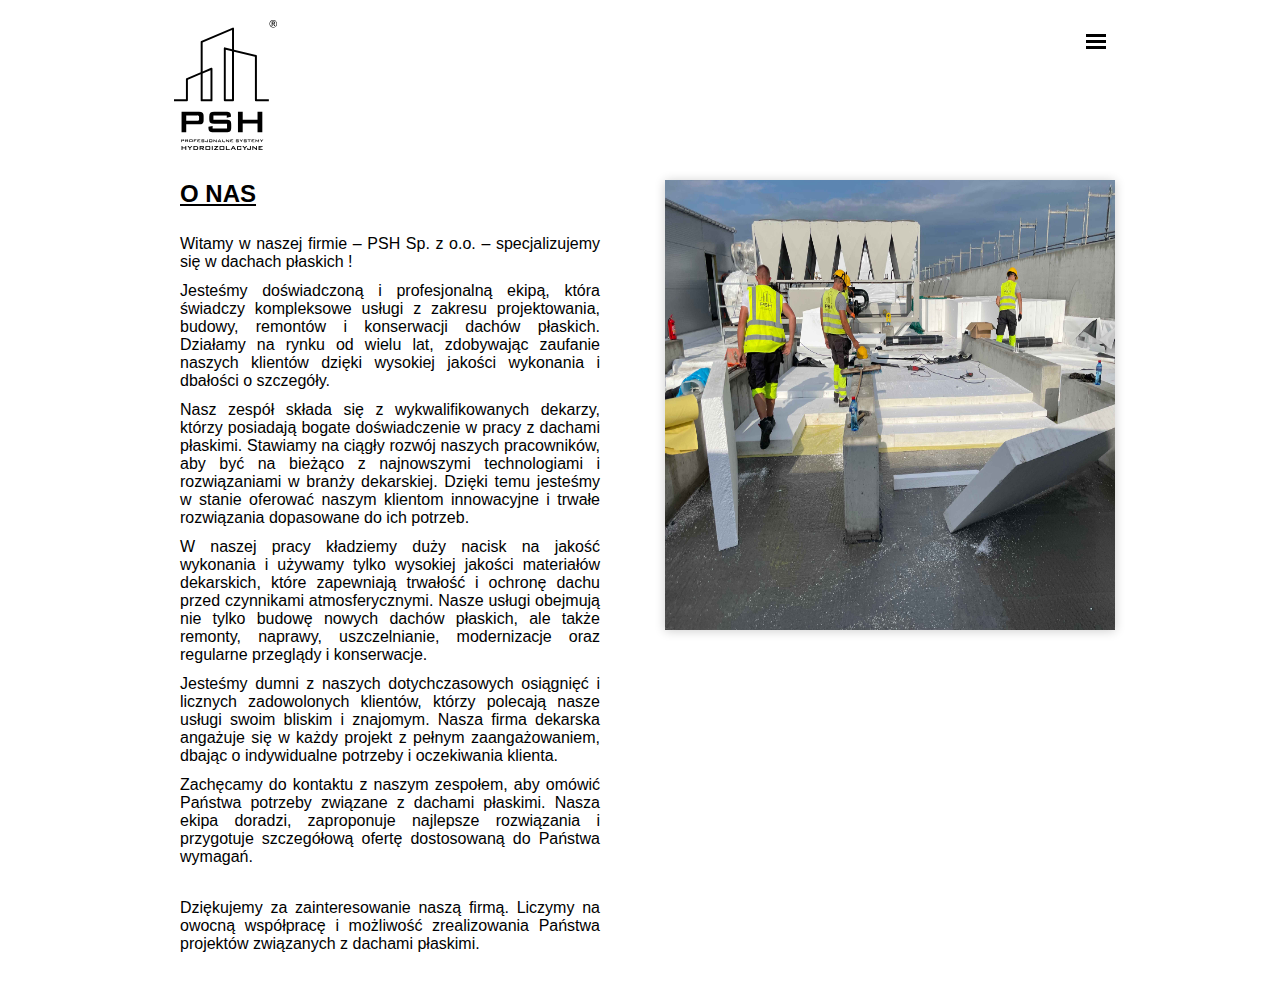
<file: aboutus.html>
<!DOCTYPE html>
<html lang="pl">

<head>
    <meta charset="UTF-8">
    <meta name="viewport" content="width=device-width, initial-scale=1.0">
    <title>O nas</title>
    <link rel="stylesheet" href="./css/aboutus.css">
</head>

<body>

    <div class="spinner-container">
        <div class="spinner">
            <div class="bounce1"></div>
            <div class="bounce2"></div>
            <div class="bounce3"></div>
        </div>
    </div>

    <div class="wrapper-contact">
        <header class="header">
            <a href="./index.html">
                <div class="logo-nav-black">
                </div>
            </a>
            <button class="burger-btn">
                <div class="burger-btn__box">
                    <div class="burger-btn__bars"></div>
                </div>
            </button>
            <nav class="burger-nav">

                <div class="burger-nav__container">
                    <a href="./aboutus.html" class="nav__item">o nas</a>
                    <a href="./partners.html" class="nav__item">partnerzy</a>
                    <!-- <a href="./suppliers.html" class="nav__item">dostawcy</a>
                    <a href="./oferts.html" class="nav__item">oferta</a>
                    <a href="./workwithus.html" class="nav__item">praca u nas</a>
                    <a href="./download.html" class="nav__item">do pobrania</a> -->
                </div>
            </nav>
        </header>
        <div class="container">
            <div class="description">
                <section class="firm">
                    <h2>O NAS</h2>
                    <br>
                    <p> Witamy w naszej firmie – PSH Sp. z o.o. – specjalizujemy się w dachach płaskich !
                    </p>
                    <br>

                    <p>
                        Jesteśmy doświadczoną i profesjonalną ekipą, która świadczy kompleksowe usługi z zakresu
                        projektowania,
                        budowy, remontów i konserwacji dachów płaskich. Działamy na rynku od wielu lat, zdobywając
                        zaufanie
                        naszych klientów dzięki wysokiej jakości wykonania i dbałości o szczegóły.
                    </p>
                    <br>

                    <p>
                        Nasz zespół składa się z wykwalifikowanych dekarzy, którzy posiadają bogate doświadczenie w
                        pracy z
                        dachami płaskimi. Stawiamy na ciągły rozwój naszych pracowników, aby być na bieżąco z
                        najnowszymi
                        technologiami i rozwiązaniami w branży dekarskiej. Dzięki temu jesteśmy w stanie oferować naszym
                        klientom innowacyjne i trwałe rozwiązania dopasowane do ich potrzeb.
                    </p>
                    <br>

                    <p>
                        W naszej pracy kładziemy duży nacisk na jakość wykonania i używamy tylko wysokiej jakości
                        materiałów
                        dekarskich, które zapewniają trwałość i ochronę dachu przed czynnikami atmosferycznymi. Nasze
                        usługi
                        obejmują nie tylko budowę nowych dachów płaskich, ale także remonty, naprawy, uszczelnianie,
                        modernizacje oraz regularne przeglądy i konserwacje.
                    </p>
                    <br>

                    <p>
                        Jesteśmy dumni z naszych dotychczasowych osiągnięć i licznych zadowolonych klientów, którzy
                        polecają
                        nasze usługi swoim bliskim i znajomym. Nasza firma dekarska angażuje się w każdy projekt z
                        pełnym
                        zaangażowaniem, dbając o indywidualne potrzeby i oczekiwania klienta.
                    </p>
                    <br>

                    <p>
                        Zachęcamy do kontaktu z naszym zespołem, aby omówić Państwa potrzeby związane z dachami
                        płaskimi. Nasza
                        ekipa doradzi, zaproponuje najlepsze rozwiązania i przygotuje szczegółową ofertę dostosowaną do
                        Państwa
                        wymagań.
                    </p>
                    <br>
                    <br>
                    <br>

                    <p>
                        Dziękujemy za zainteresowanie naszą firmą. Liczymy na owocną współpracę i możliwość
                        zrealizowania
                        Państwa projektów związanych z dachami płaskimi.</p>
                </section>
            </div>
            <div class="map">
                <img class="about-us" src="./img/low/968_11zon.jpg" alt="">
            </div>
        </div>
    </div>

    <script src="./js/subpage.js"></script>
    <script src="./js/burger-btn.js"></script>
</body>

</html>
</file>
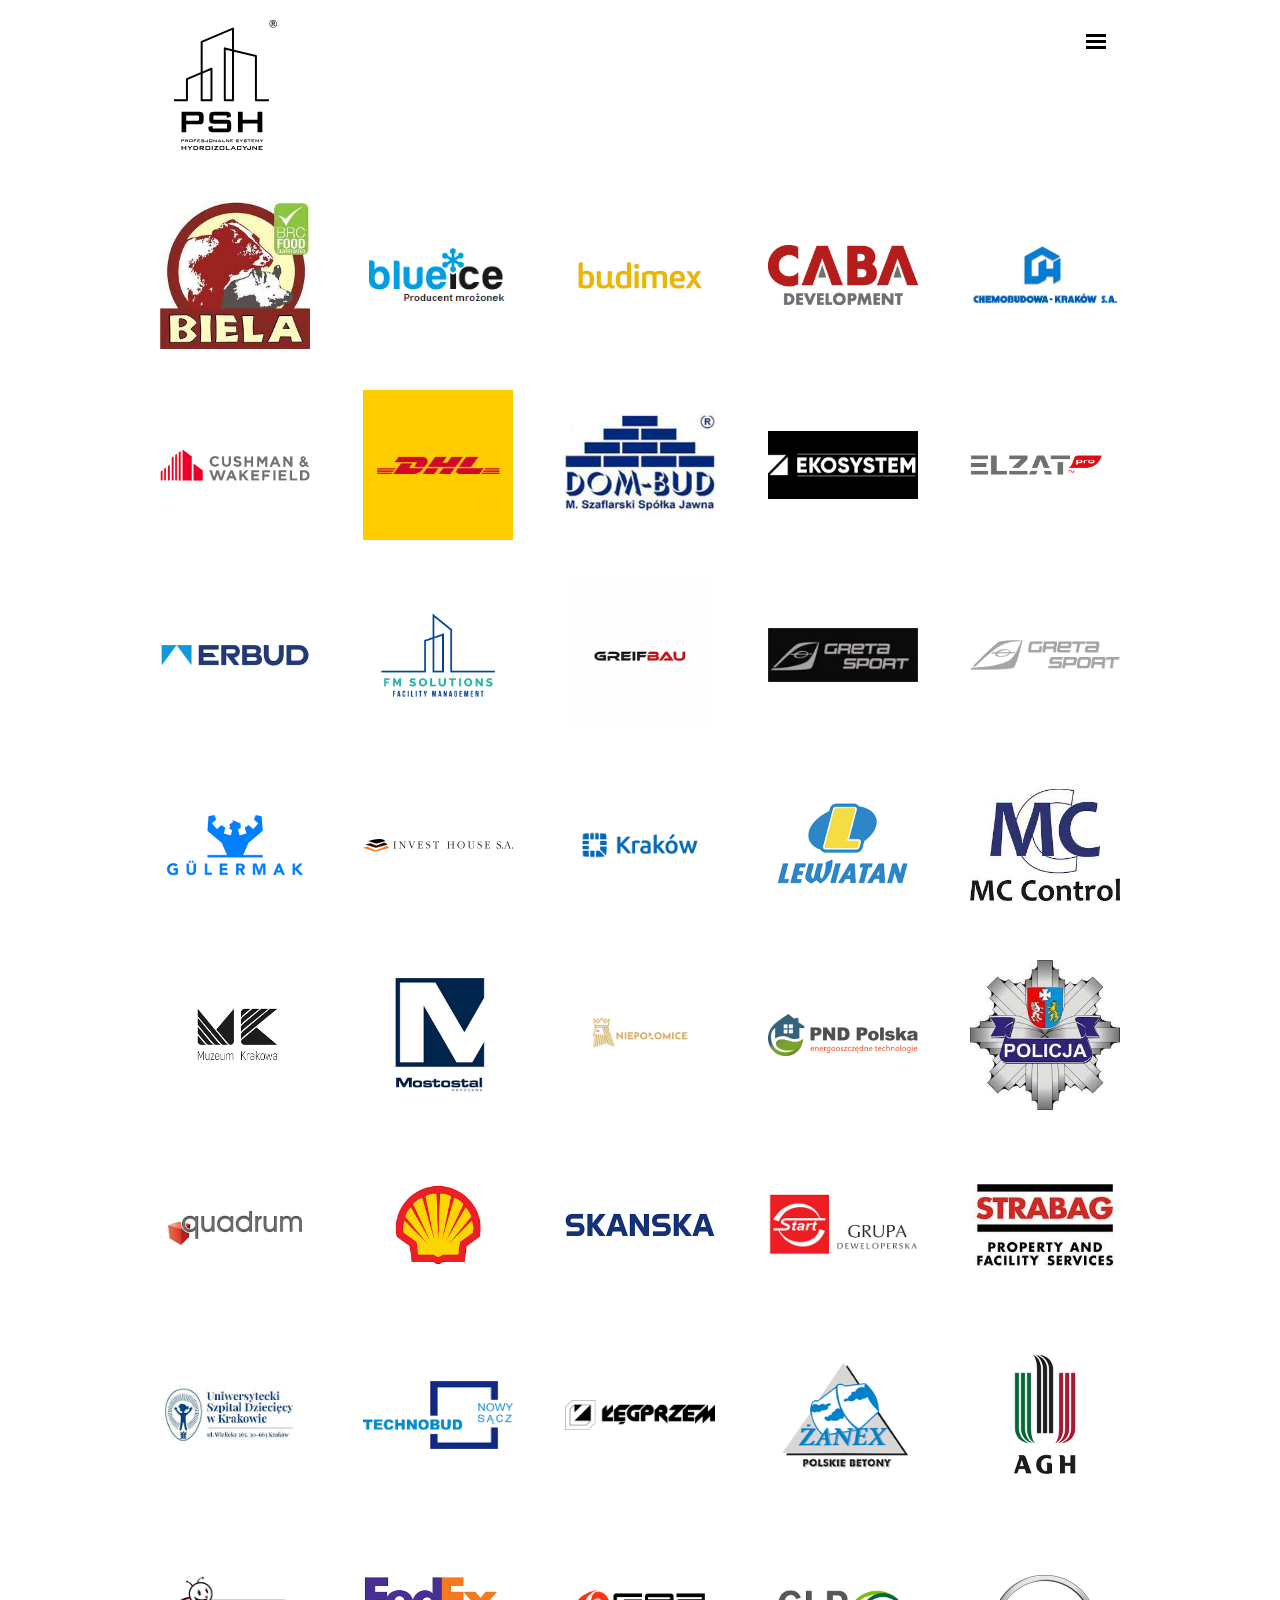
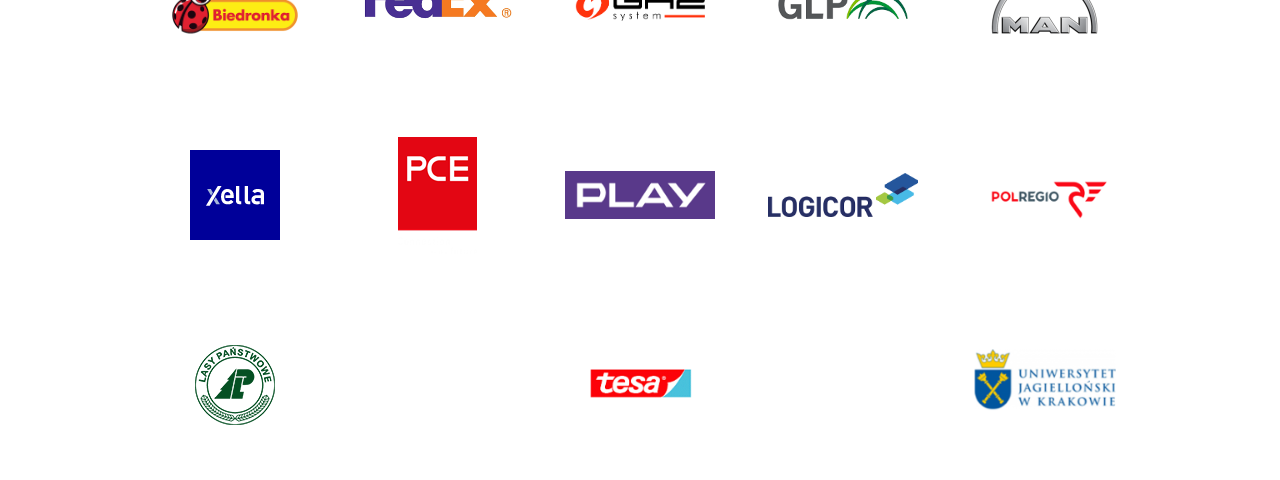
<file: partners.html>
<!DOCTYPE html>
<html lang="pl">

<head>
    <meta charset="UTF-8">
    <meta name="viewport" content="width=device-width, initial-scale=1.0">
    <title>Partnerzy</title>
    <link rel="stylesheet" href="./css/partners.css">
</head>

<body>

    <div class="spinner-container">
        <div class="spinner">
            <div class="bounce1"></div>
            <div class="bounce2"></div>
            <div class="bounce3"></div>
        </div>
    </div>

    <div class="wrapper-contact">
        <header class="header">
            <a href="./index.html">
                <div class="logo-nav-black">
                </div>
            </a>
            <button class="burger-btn">
                <div class="burger-btn__box">
                    <div class="burger-btn__bars"></div>
                </div>
            </button>
            <nav class="burger-nav">

                <div class="burger-nav__container">
                    <a href="./aboutus.html" class="nav__item">o nas</a>
                    <a href="./partners.html" class="nav__item">partnerzy</a>
                    <!-- <a href="./suppliers.html" class="nav__item">dostawcy</a>
                    <a href="./oferts.html" class="nav__item">oferta</a>
                    <a href="./workwithus.html" class="nav__item">praca u nas</a>
                    <a href="./download.html" class="nav__item">do pobrania</a> -->
                </div>
            </nav>
        </header>
        <main>

            <div class="container">
                <div class="box"> <img src="./partners/BIELA.jpg" alt=""></div>
                <div class="box"><img src="./partners/BLUICE.png" alt=""></div>
                <div class="box"><img src="./partners/Budimex.jpg" alt=""></div>
                <div class="box"><img src="./partners/CABA.png" alt=""></div>
                <div class="box"><img src="./partners/Chemobudowa.png" alt=""></div>
                <div class="box"><img src="./partners/CW.png" alt=""></div>
                <div class="box"><img src="./partners/DHL.png" alt=""></div>
                <div class="box zlodzieje"><img src="./partners/DOM BUD.jpg" alt="">
                </div>
                <div class="box"><img src="./partners/Ekosystem.png" alt=""></div>
                <div class="box"><img src="./partners/ELZAT.png" alt=""></div>
                <div class="box"><img src="./partners/ERBUD.png" alt=""></div>
                <div class="box"><img src="./partners/FM Solutions.png" alt=""></div>
                <div class="box"><img src="./partners/GreifBau.png" alt=""></div>
                <div class="box"><img src="./partners/GRETA.jpg" alt=""></div>
                <div class="box"><img src="./partners/GRETA.png" alt=""></div>
                <div class="box"><img src="./partners/Gulermak.png" alt=""></div>
                <div class="box"><img src="./partners/Invest House.png" alt=""></div>
                <div class="box"><img src="./partners/Kraków.png" alt=""></div>
                <div class="box"><img src="./partners/Lewiatan.png" alt=""></div>
                <div class="box"><img src="./partners/MC CONTROL.jpg" alt=""></div>
                <div class="box"><img src="./partners/MK.png" alt=""></div>
                <div class="box"><img src="./partners/Mostostal Warszawa.png" alt=""></div>
                <div class="box"><img src="./partners/Niepołomnice.png" alt=""></div>
                <div class="box"><img src="./partners/PND.png" alt=""></div>
                <div class="box"><img src="./partners/Policja.jpg" alt=""></div>
                <div class="box"><img src="./partners/Quadrum.png" alt=""></div>
                <div class="box"><img src="./partners/SHELL.png" alt=""></div>
                <div class="box"><img src="./partners/SKANSKA.png" alt=""></div>
                <div class="box"><img src="./partners/Start.png" alt=""></div>
                <div class="box"><img src="./partners/STRABAG.jpg" alt=""></div>
                <div class="box"><img src="./partners/Szpital.jpg" alt=""></div>
                <div class="box"><img src="./partners/Technobud.png" alt=""></div>
                <div class="box"><img src="./partners/Łębprzem.png" alt=""></div>
                <div class="box"><img src="./partners/Żaneks.png" alt=""></div>

                <div class="box"><img src="./partners/new/agh.png" alt=""></div>
                <div class="box"><img src="./partners/new/biedronka.png" alt=""></div>
                <div class="box"><img src="./partners/new/fedex.png" alt=""></div>
                <div class="box"><img src="./partners/new/gazsystem.png" alt=""></div>
                <div class="box"><img src="./partners/new/GLP.png" alt=""></div>
                <div class="box"><img src="./partners/new/MAN.png" alt=""></div>
                <div class="box"><img src="./partners/new/navi_logo_xella.gif" alt=""></div>
                <div class="box"><img src="./partners/new/pce-polska.png" alt=""></div>
                <div class="box"><img src="./partners/new/play.png" alt=""></div>
                <div class="box"><img src="./partners/new/pobrane.png" alt=""></div>
                <div class="box"><img src="./partners/new/polregio.png" alt=""></div>
                <div class="box"><img src="./partners/new/regionalna-dyrekcja-lasow-panstwowych-w-olsztynie.png" alt="">
                </div>
                <div class="box"><img src="./partners/new/tesa.png" alt=""></div>
                <div class="box"><img src="./partners/new/uj-180x135.png" alt=""></div>



            </div>
        </main>
    </div>

    <script src="./js/subpage.js"></script>
    <script src="./js/burger-btn.js"></script>
</body>

</html>
</file>
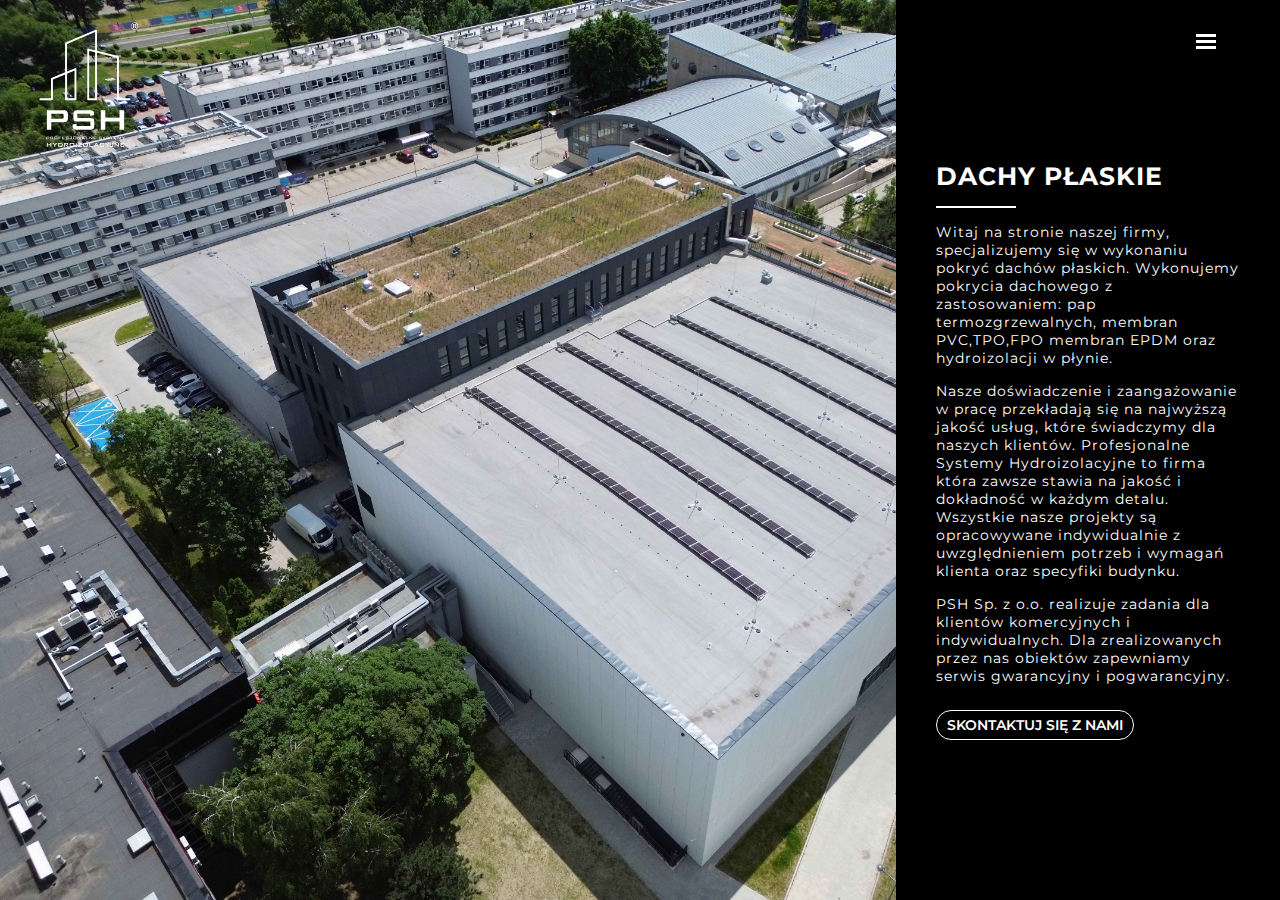
<file: plainroof.html>
<!DOCTYPE html>
<html lang="pl">

<head>
    <meta charset="UTF-8">
    <meta http-equiv="X-UA-Compatible" content="IE=edge">
    <meta name="viewport" content="width=device-width, initial-scale=1.0">
    <title>Dachy płaskie</title>
    <link rel="preconnect" href="https://fonts.googleapis.com">
    <link rel="preconnect" href="https://fonts.gstatic.com" crossorigin>
    <link href="https://fonts.googleapis.com/css2?family=Montserrat:wght@400;500;600;700;800;900&display=swap"
        rel="stylesheet">
    <link rel="stylesheet" href="./css/subpage.css">
   
</head>

<body>
    <div class="spinner-container">
        <div class="spinner">
            <div class="bounce1"></div>
            <div class="bounce2"></div>
            <div class="bounce3"></div>
        </div>
    </div>


    <div class="wrapper">
        <a href="./index.html">

            <div class="logo-nav-white">
            </div>
        </a>
        <button class="burger-btn">
            <div class="burger-btn__box">
                <div class="burger-btn__bars"></div>
            </div>
        </button>
        <nav class="burger-nav">

            <div class="burger-nav__container">
                <a href="./aboutus.html" class="nav__item">o nas</a>
                <a href="./partners.html" class="nav__item">partnerzy</a>
                <!-- <a href="./suppliers.html" class="nav__item">dostawcy</a>
                <a href="./oferts.html" class="nav__item">oferta</a>
                <a href="./workwithus.html" class="nav__item">praca u nas</a>
                <a href="./download.html" class="nav__item">do pobrania</a> -->
            </div>
        </nav>
        <div class="container">
            <div class="container__img img-plain-roof">

            </div>
            <div class="container__text">
                <div class="container__text-left">
                    <h3>dachy płaskie</h3>
                    <div class="underline"></div>
                    <p>
                        Witaj na stronie naszej firmy, specjalizujemy się w wykonaniu pokryć dachów płaskich. Wykonujemy
                        pokrycia dachowego z zastosowaniem: pap termozgrzewalnych, membran PVC,TPO,FPO membran EPDM oraz
                        hydroizolacji w płynie.
                    </p>
                    <p>
                        Nasze doświadczenie i zaangażowanie w pracę przekładają się na najwyższą jakość usług, które
                        świadczymy dla naszych klientów. Profesjonalne Systemy Hydroizolacyjne to firma która zawsze
                        stawia na jakość i dokładność w każdym detalu. Wszystkie nasze projekty są opracowywane
                        indywidualnie z uwzględnieniem potrzeb i wymagań klienta oraz specyfiki budynku.
                    </p>
                    <p>

                        PSH Sp. z o.o. realizuje zadania dla klientów komercyjnych i indywidualnych. Dla zrealizowanych
                        przez nas obiektów zapewniamy serwis gwarancyjny i pogwarancyjny.
                    </p>
                    <button><a href="contact.html">skontaktuj się z nami</a></button>
                </div>
            </div>


        </div>

        <div class="container right">
            <div class="container__img img-homes-buildings"></div>
            <div class="container__text">
                <div class="container__text-right">
                    <h3>budownictwo mieszkaniowe</h3>
                    <div class="underline"></div>
                    <p>
                        Dach płaski jest jednym z najważniejszych elementów każdego budynku. Firm Profesjonalne Systemy
                        Hydroizolacje z powodzeniem realizuje projekty deweloperskie które wyróżnia bezawaryjność i
                        trwałość na lata.
                    </p>
                    <p>
                        Posiadamy niezbędne doświadczenie do realizacji obiektów mieszkaniowych wielorodzinnych, całych
                        osiedli mieszkaniowych jak i domów jednorodzinnych.
                    </p>

                </div>
            </div>


        </div>
        <div class="container">
            <div id="three" class="container__img img-services"></div>
            <div class="container__text">
                <div class="container__text--left">
                    <h3>budownictwo usługowe, użyteczności publicznej</h3>
                    <div class="underline"></div>
                    <p>
                        Wykonujemy realizacje dachów płaskich na obiektach biurowych, komercyjnych oraz użyteczności
                        publicznej. Wykonujemy dachy w technologii dachu zielonego i odwróconego. Dodatkowo, dach płaski
                        może być wykonany z materiałów o większej trwałości i izolacyjności, co zwiększa jego żywotność
                        i zmniejsza koszty eksploatacyjne.
                    </p>
                    <p>
                        Nowoczesne pokrycia dachowe oraz ich odpowiednie zastosowanie daje możliwość zmniejszyć kosztów
                        energii potrzebnej do ogrzewania lub chłodzenia budynku, co przekłada się na oszczędności
                        finansowe dla użytkowników.
                    </p>
                    <p>
                        Cieszymy się że realizowane przez nas obiekty biurowe, otrzymały certyfikaty LEED lub BREEAM.
                        Oba certyfikaty to prestiżowe wyróżnienia, które przyznaje się budynkom, spełniającym wysokie
                        standardy zrównoważonej architektury i ekologii.
                    </p>
                </div>
            </div>


        </div>
        <div class="container right">
            <div id="four" class="container__img img-industry"></div>
            <div class="container__text">
                <div class="container__text-right">
                    <h3>budownictwo przemysłowe</h3>
                    <div class="underline"></div>
                    <p>
                        W budownictwie przemysłowym czas to pieniądz. Szybkość wykonania zadania jest jednym z
                        najważniejszych czynników decydujących o wyborze wykonawcy przez inwestora.
                    </p>
                    <p>
                        Firma PSH dzięki dużemu potencjałowi osobowemu może realizować projekty na wielu odcinkach robót
                        w szybkim tempie z zachowaniem należytego poziomu jakości prac.
                    </p>

                </div>
            </div>


        </div>
    </div>

    <script src="./js/subpage.js"></script>
    <script src="./js/burger-btn.js"></script>

</body>

</html>
</file>
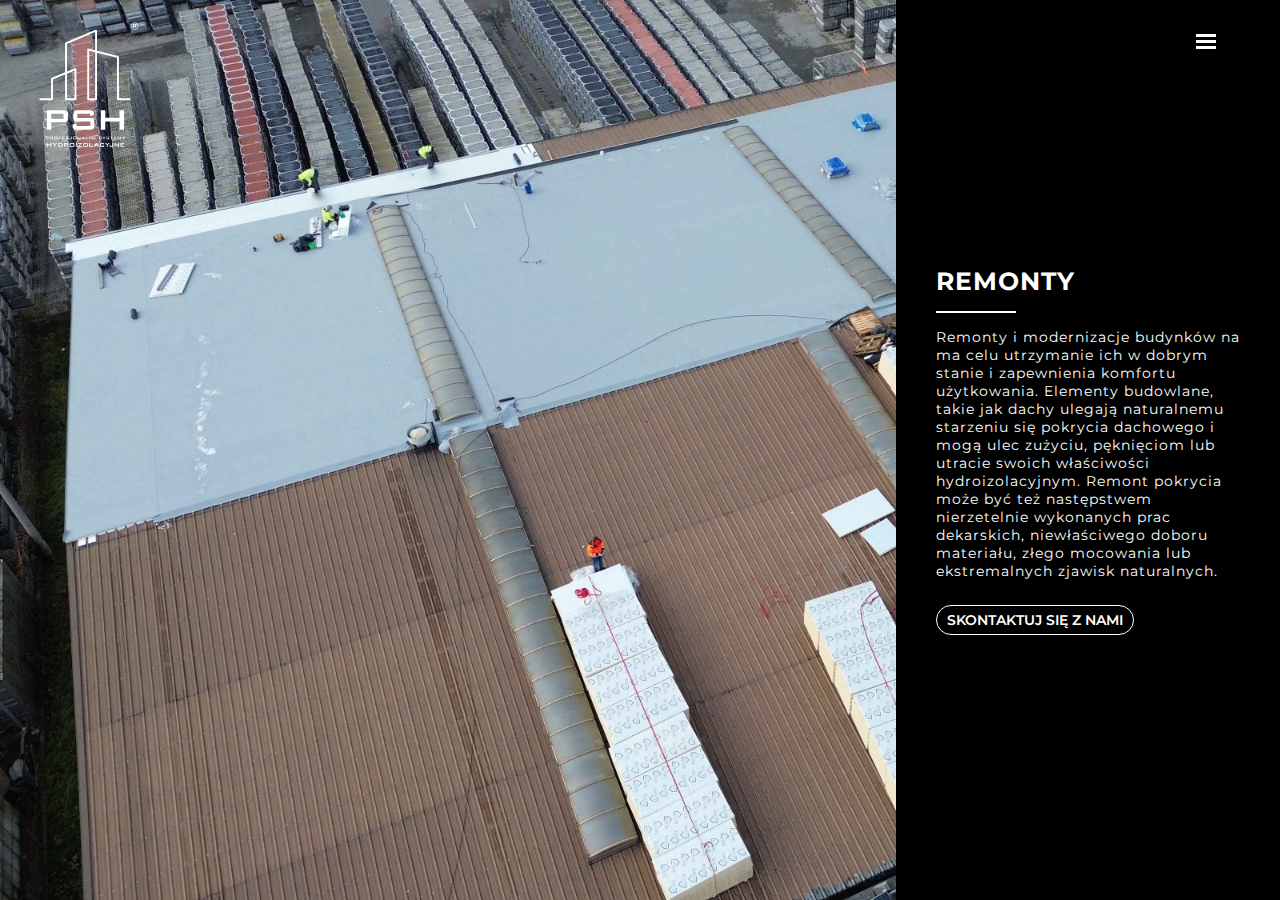
<file: renovation.html>
<!DOCTYPE html>
<html lang="pl">

<head>
    <meta charset="UTF-8">
    <meta http-equiv="X-UA-Compatible" content="IE=edge">
    <meta name="viewport" content="width=device-width, initial-scale=1.0">
    <title>Remonty</title>
    <link rel="preconnect" href="https://fonts.googleapis.com">
    <link rel="preconnect" href="https://fonts.gstatic.com" crossorigin>
    <link href="https://fonts.googleapis.com/css2?family=Montserrat:wght@400;500;600;700;800;900&display=swap"
        rel="stylesheet">
    <link rel="stylesheet" href="./css/subpage.css">

</head>

<body>
    <div class="spinner-container">
        <div class="spinner">
            <div class="bounce1"></div>
            <div class="bounce2"></div>
            <div class="bounce3"></div>
        </div>
    </div>


    <div class="wrapper">
        <a href="./index.html">

            <div class="logo-nav-white">
            </div>
        </a>
        <button class="burger-btn">
            <div class="burger-btn__box">
                <div class="burger-btn__bars"></div>
            </div>
        </button>
        <nav class="burger-nav">

            <div class="burger-nav__container">
                <a href="./aboutus.html" class="nav__item">o nas</a>
                <a href="./partners.html" class="nav__item">partnerzy</a>
                <!-- <a href="./suppliers.html" class="nav__item">dostawcy</a>
                <a href="./oferts.html" class="nav__item">oferta</a>
                <a href="./workwithus.html" class="nav__item">praca u nas</a>
                <a href="./download.html" class="nav__item">do pobrania</a> -->
            </div>
        </nav>
        <div class="container">
            <div class="container__img img-renovation-1">
            </div>
            <div class="container__text">
                <div class="container__text--left">
                    <h3>remonty</h3>
                    <div class="underline"></div>
                    <p>
                        Remonty i modernizacje budynków na ma celu utrzymanie ich w dobrym stanie i zapewnienia komfortu
                        użytkowania. Elementy budowlane, takie jak dachy ulegają naturalnemu starzeniu się pokrycia
                        dachowego i mogą ulec zużyciu, pęknięciom lub utracie swoich właściwości hydroizolacyjnym.
                        Remont pokrycia może być też następstwem nierzetelnie wykonanych prac dekarskich, niewłaściwego
                        doboru materiału, złego mocowania lub ekstremalnych zjawisk naturalnych.
                    </p>
                    <button><a href="contact.html">skontaktuj się z nami</a></button>
                </div>
            </div>


        </div>

        <div class="container right">
            <div class="container__img img-renovation-2"></div>
            <div class="container__text">
                <div class="container__text-right">
                    <h3>remonty</h3>
                    <div class="underline"></div>
                    <p>
                        PSH Sp. z o.o. dokłada wszelkich starań, aby jakość renowacji lub naprawy dachu była jak
                        najwyższa. Dlatego nasi specjaliści przygotowują się indywidualnie do każdego zlecenia, które
                        otrzymujemy. Dokonujemy analizy obiektu i weryfikujemy założenia projektowe, dobieramy
                        technologię i rodzaj materiału. Tworzymy najkorzystniejsze rozwiązania dla klienta już na etapie
                        projektowania. Bazujemy tylko na sprawdzonych producentach materiałów budowlanych istniejących
                        na rynku od lat.
                    </p>
                </div>
            </div>


        </div>
        <div class="container">
            <div id="three" class="container__img img-renovation-3"></div>
            <div class="container__text">
                <div class="container__text--left">
                    <h3>remonty</h3>
                    <div class="underline"></div>
                    <p>
                        Doradzamy, jak zoptymalizować koszty i wydłużyć czas niezawodnego użytkowania nowego pokrycia
                        dachowego. Zainwestowane przez klienta środki, partnerskie podejście od etapu projektu do
                        wykonania remontu oraz zaufanie sprawia że czujemy się zobowiązani wobec naszych klientów do jak
                        najlepiej wykonanej pracy.
                    </p>
                </div>
            </div>


        </div>
        <div class="container right">
            <div id="four" class="container__img img-renovation-4"></div>
            <div class="container__text">
                <div class="container__text-right">
                    <h3>remonty</h3>
                    <div class="underline"></div>
                    <p>
                        Na wykonane przez nas prace udzielamy długotrwałych gwarancji z możliwością przedłużenia.
                        Współpracujący z nami dostawcy materiałów również udzielają gwarancji na wbudowane wyroby.
                    </p>
                </div>
            </div>


        </div>
    </div>


    <script src="./js/subpage.js"></script>
    <script src="./js/burger-btn.js"></script>
</body>

</html>
</file>
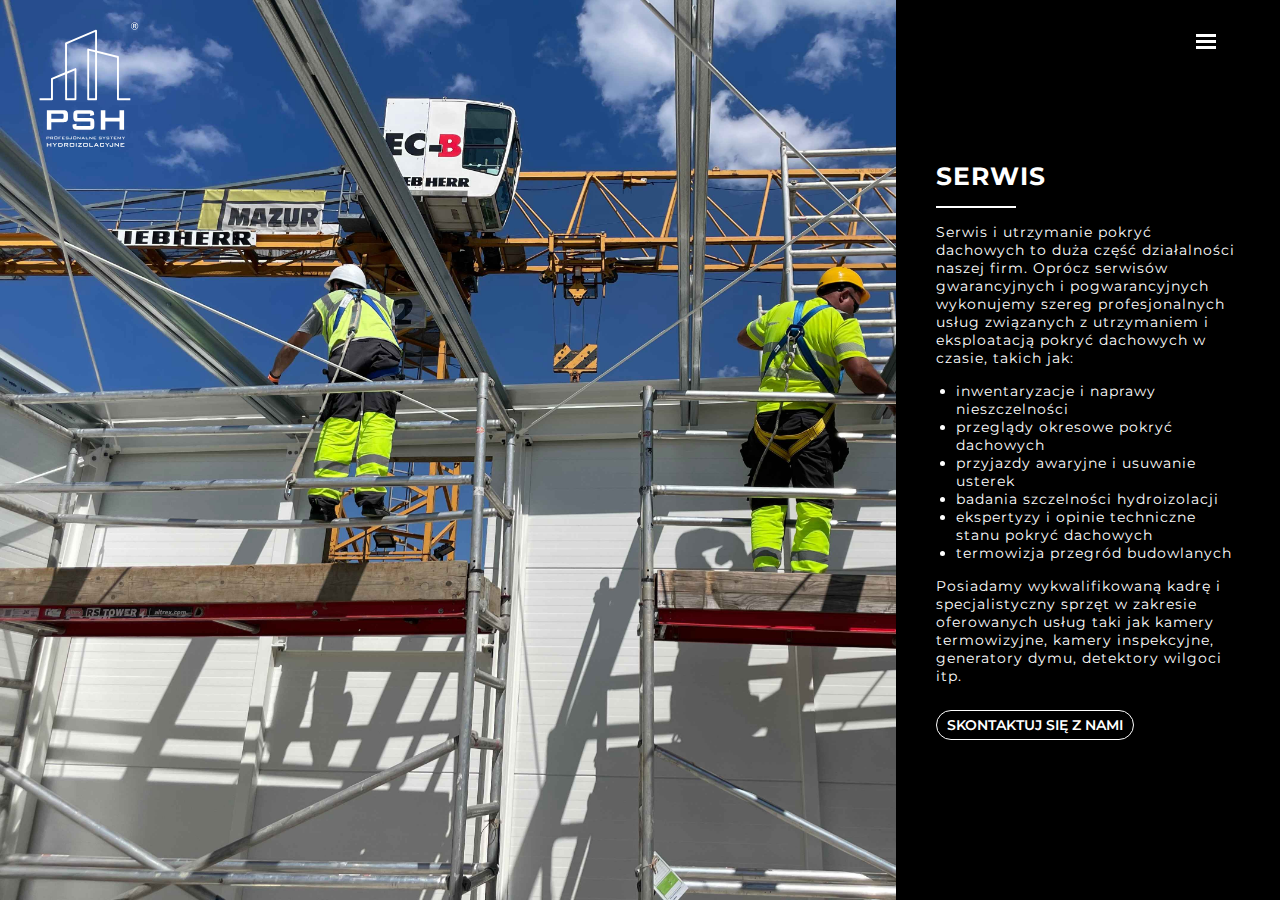
<file: service.html>
<!DOCTYPE html>
<html lang="pl">

<head>
    <meta charset="UTF-8">
    <meta http-equiv="X-UA-Compatible" content="IE=edge">
    <meta name="viewport" content="width=device-width, initial-scale=1.0">
    <title>Dachy płaskie</title>
    <link rel="preconnect" href="https://fonts.googleapis.com">
    <link rel="preconnect" href="https://fonts.gstatic.com" crossorigin>
    <link href="https://fonts.googleapis.com/css2?family=Montserrat:wght@400;500;600;700;800;900&display=swap"
        rel="stylesheet">
    <link rel="stylesheet" href="./css/subpage.css">

</head>

<body>
    <div class="spinner-container">
        <div class="spinner">
            <div class="bounce1"></div>
            <div class="bounce2"></div>
            <div class="bounce3"></div>
        </div>
    </div>

    <div class="wrapper">
        <a href="./index.html">

            <div class="logo-nav-white">
            </div>
        </a>
        <button class="burger-btn">
            <div class="burger-btn__box">
                <div class="burger-btn__bars"></div>
            </div>
        </button>
        <nav class="burger-nav">

            <div class="burger-nav__container">
                <a href="./aboutus.html" class="nav__item">o nas</a>
                <a href="./partners.html" class="nav__item">partnerzy</a>
                <!-- <a href="./suppliers.html" class="nav__item">dostawcy</a>
                <a href="./oferts.html" class="nav__item">oferta</a>
                <a href="./workwithus.html" class="nav__item">praca u nas</a>
                <a href="./download.html" class="nav__item">do pobrania</a> -->
            </div>
        </nav>
        <div class="container">
            <div class="container__img img-service-1 "></div>
            <div class="container__text">
                <div class="container__text--left">
                    <h3>serwis</h3>
                    <div class="underline"></div>
                    <p>
                        Serwis i utrzymanie pokryć dachowych to duża część działalności naszej firm. Oprócz serwisów
                        gwarancyjnych i pogwarancyjnych wykonujemy szereg profesjonalnych usług związanych z utrzymaniem
                        i eksploatacją pokryć dachowych w czasie, takich jak:
                    </p>

                    <ul>
                        <li>inwentaryzacje i naprawy nieszczelności</li>
                        <li>przeglądy okresowe pokryć dachowych</li>
                        <li>przyjazdy awaryjne i usuwanie usterek</li>
                        <li>badania szczelności hydroizolacji</li>
                        <li>ekspertyzy i opinie techniczne stanu pokryć dachowych</li>
                        <li>termowizja przegród budowlanych</li>
                    </ul>

                    <p>
                        Posiadamy wykwalifikowaną kadrę i specjalistyczny sprzęt w zakresie oferowanych usług taki jak
                        kamery termowizyjne, kamery inspekcyjne, generatory dymu, detektory wilgoci itp.
                    </p>
                    <button><a href="contact.html">skontaktuj się z nami</a></button>
                </div>
            </div>



        </div>

        <div class="container right">
            <div class="container__img img-service-2 "></div>
            <div class="container__text">
                <div class="container__text-right">
                    <h3>serwis</h3>
                    <div class="underline"></div>
                    <p>
                        Serwisy pokryć dachowych przeprowadzamy na zlecenie klientów stale współpracujących jak i
                        zewnętrznych. Z roku na rok baza obiektów obsługiwanych przez firmę PSH Sp. z o.o. stale się
                        powiększa i aktualnie wynosi ok. 0,5 mln m2. Są to obiekty o różnej wielkości i stopniu
                        skomplikowania. Do naszych klientów należą zarządcy administrujący obiekty magazynowe,
                        przemysłowe, administracji publicznej, szpitale, budynki wielorodzinne oraz galerie handlowe.
                    </p>
                    <p>
                        Serwisy dachowe mogą obejmować wiele różnych czynności związanych z konserwacją, naprawą i
                        modernizacją dachów. Serwisy opierają się głównie na przeglądzie pokrycia dachowego, ocenie
                        elementów wyposażenia dachu oraz systemu odwodnienia. Koszty związane z prowadzeniem regularnego
                        serwisu zwracają się w perspektywie dłuższej eksploatacji pokrycia dachowego.
                    </p>

                </div>
            </div>


        </div>


        <script src="./js/subpage.js"></script>
        <script src="./js/burger-btn.js"></script>
</body>

</html>
</file>
<file: css/aboutus.css>
*,
*::before,
*::after {
  box-sizing: border-box;
  margin: 0;
  padding: 0;
}

html {
  font-size: 62.5%;
  scroll-behavior: smooth;
}

body {
  font-family: "Montserrat", sans-serif;
  background-color: #fff;
}

a {
  color: inherit;
  text-decoration: none;
}

.spinner-container {
  position: absolute;
  height: 100%;
  width: 100%;
  display: flex;
  z-index: 12;
  justify-content: center;
  align-items: center;
  background-color: #000000;
  transition: height 1s cubic-bezier(0.65, 0.05, 0.35, 1);
}

.spinner {
  display: flex;
  justify-content: space-between;
  align-items: center;
  width: 8rem;
  text-align: center;
  opacity: 1;
}

.spinner-container-hidden {
  height: 0;
}

.spinner-hidden {
  display: none;
}

.spinner > div {
  width: 18px;
  height: 18px;
  background-color: #fff;
  border-radius: 100%;
  display: flex;
  flex-direction: column;
  animation: sk-bouncedelay 1.4s infinite ease-in-out both;
}

.spinner .bounce1 {
  animation-delay: -0.32s;
}

.spinner .bounce2 {
  animation-delay: -0.16s;
}
@keyframes sk-bouncedelay {
  0%, 80%, 100% {
    transform: scale(0);
  }
  40% {
    transform: scale(1);
  }
}
.logo-nav-black {
  z-index: 11;
  width: 6rem;
  height: 6rem;
  background-image: url("../img/logos/BT.svg");
  background-size: contain;
  background-repeat: no-repeat;
  background-position: center;
}

@media (min-width: 576px) {
  .logo-nav-black {
    width: 10rem;
    height: 10rem;
  }
}
@media (min-width: 768px) {
  .logo-nav-black {
    width: 13rem;
    height: 13rem;
  }
}
.burger-btn {
  padding: 1em;
  background: none;
  border: 1px solid transparent;
  cursor: pointer;
  z-index: 11;
  outline: none;
  display: flex;
  align-items: start;
}
.burger-btn--active {
  color: #000000;
}
.burger-btn:focus {
  outline: none;
  border: 1px solid rgba(255, 255, 255, 0.5);
  border-radius: 8px;
}
.burger-btn:hover .burger-btn__bars::after,
.burger-btn:hover .burger-btn__bars::before {
  width: 100%;
}
.burger-btn__box {
  position: relative;
  width: 2rem;
  height: 1rem;
}
.burger-btn__bars, .burger-btn__bars::after, .burger-btn__bars::before {
  width: 100%;
  position: absolute;
  right: 0;
  height: 3px;
  content: "";
  background-color: #000000;
  transition: all 0.15s linear;
}
.burger-btn__bars::after {
  top: 0.6rem;
}
.burger-btn__bars::before {
  top: 1.2rem;
}
.burger-btn__bars--active {
  top: 0.6rem;
  transform: rotate(45deg);
  background-color: #000000;
}
.burger-btn__bars--active::before {
  top: 0;
  transform: rotate(90deg);
  background-color: #000000;
}
.burger-btn__bars--active::after {
  display: none;
}

.burger-nav {
  padding: 2rem;
  background-color: #fff;
  height: 100vh;
  width: 100vw;
  position: fixed;
  right: 0;
  z-index: 10;
  display: flex;
  justify-content: flex-end;
  align-items: center;
  transform: translateX(100%);
  transition: transform 0.5s cubic-bezier(0.65, 0.05, 0.35, 1);
}
.burger-nav--active {
  transform: translateX(0);
}
.burger-nav__container {
  display: flex;
  flex-direction: column;
  text-align: right;
}
.burger-nav a {
  margin: 0.5rem;
  padding: 0.5rem;
  font-size: 1.4rem;
  text-decoration: none;
  color: #000;
  text-transform: uppercase;
}
.burger-nav a:hover {
  font-weight: bold;
}

@media (min-width: 576px) {
  .burger-nav {
    width: 40vw;
  }
  .burger-nav a {
    margin: 1rem;
    padding: 1rem;
    font-size: 1.8rem;
  }
}
@media (min-width: 768px) {
  .burger-nav a {
    margin: 1rem;
    padding: 1rem;
    font-size: 2.2rem;
  }
}
@media (min-width: 1200px) {
  .burger-nav {
    width: 20vw;
  }
}
body {
  margin: 0 auto;
}

.header {
  display: flex;
  justify-content: space-between;
  width: 100%;
  margin-bottom: 3rem;
  padding: 2rem 2rem 0 2rem;
}

.firm {
  padding: 0 2rem;
  margin-bottom: 3rem;
  width: 100%;
}
.firm h2 {
  font-size: 2.2rem;
  margin-bottom: 1.4rem;
  font-weight: 600;
  text-decoration: underline;
}
.firm p {
  text-align: justify;
}

.map {
  display: flex;
  justify-content: center;
  margin-bottom: 2rem;
}
.map img {
  width: 90%;
  box-shadow: 0 1px 10px rgba(0, 0, 0, 0.2);
}

@media (min-width: 576px) {
  .firm {
    padding: 0 4rem;
  }
  .firm h2 {
    font-size: 2.4rem;
    margin-bottom: 1.6rem;
  }
  .firm p {
    font-size: 1.4rem;
  }
  .map {
    height: 45rem;
  }
  .map img {
    width: 90%;
    background-size: cover;
  }
}
@media (min-width: 1000px) {
  .wrapper-contact {
    max-width: 1000px;
    margin: 0 auto;
  }
  .wrapper-contact .container {
    display: flex;
    justify-content: space-between;
  }
  .wrapper-contact .container .description {
    width: 50%;
  }
  .wrapper-contact .container .map {
    width: 50%;
  }
  .wrapper-contact .container .firm p {
    font-size: 1.6rem;
  }
}
@media (min-width: 1400px) {
  .wrapper-contact {
    max-width: 1400px;
    margin: 0 auto;
  }
  .wrapper-contact .container {
    display: flex;
  }
  .map {
    width: 100%;
    height: 63rem;
    background-size: cover;
    overflow: hidden;
  }
  .map .about-us {
    height: 100%;
    width: auto;
    background-size: cover;
  }
}/*# sourceMappingURL=aboutus.css.map */
</file>
<file: css/partners.css>
*,
*::before,
*::after {
  box-sizing: border-box;
  margin: 0;
  padding: 0;
}

html {
  font-size: 62.5%;
  scroll-behavior: smooth;
}

body {
  font-family: "Montserrat", sans-serif;
  background-color: #fff;
}

a {
  color: inherit;
  text-decoration: none;
}

.spinner-container {
  position: absolute;
  height: 100%;
  width: 100%;
  display: flex;
  z-index: 12;
  justify-content: center;
  align-items: center;
  background-color: #000000;
  transition: height 1s cubic-bezier(0.65, 0.05, 0.35, 1);
}

.spinner {
  display: flex;
  justify-content: space-between;
  align-items: center;
  width: 8rem;
  text-align: center;
  opacity: 1;
}

.spinner-container-hidden {
  height: 0;
}

.spinner-hidden {
  display: none;
}

.spinner > div {
  width: 18px;
  height: 18px;
  background-color: #fff;
  border-radius: 100%;
  display: flex;
  flex-direction: column;
  animation: sk-bouncedelay 1.4s infinite ease-in-out both;
}

.spinner .bounce1 {
  animation-delay: -0.32s;
}

.spinner .bounce2 {
  animation-delay: -0.16s;
}
@keyframes sk-bouncedelay {
  0%, 80%, 100% {
    transform: scale(0);
  }
  40% {
    transform: scale(1);
  }
}
.logo-nav-black {
  z-index: 11;
  width: 6rem;
  height: 6rem;
  background-image: url("../img/logos/BT.svg");
  background-size: contain;
  background-repeat: no-repeat;
  background-position: center;
}

@media (min-width: 576px) {
  .logo-nav-black {
    width: 10rem;
    height: 10rem;
  }
}
@media (min-width: 768px) {
  .logo-nav-black {
    width: 13rem;
    height: 13rem;
  }
}
.burger-btn {
  padding: 1em;
  background: none;
  border: 1px solid transparent;
  cursor: pointer;
  z-index: 11;
  outline: none;
  display: flex;
  align-items: start;
}
.burger-btn--active {
  color: #000000;
}
.burger-btn:focus {
  outline: none;
  border: 1px solid rgba(255, 255, 255, 0.5);
  border-radius: 8px;
}
.burger-btn:hover .burger-btn__bars::after,
.burger-btn:hover .burger-btn__bars::before {
  width: 100%;
}
.burger-btn__box {
  position: relative;
  width: 2rem;
  height: 1rem;
}
.burger-btn__bars, .burger-btn__bars::after, .burger-btn__bars::before {
  width: 100%;
  position: absolute;
  right: 0;
  height: 3px;
  content: "";
  background-color: #000000;
  transition: all 0.15s linear;
}
.burger-btn__bars::after {
  top: 0.6rem;
}
.burger-btn__bars::before {
  top: 1.2rem;
}
.burger-btn__bars--active {
  top: 0.6rem;
  transform: rotate(45deg);
  background-color: #000000;
}
.burger-btn__bars--active::before {
  top: 0;
  transform: rotate(90deg);
  background-color: #000000;
}
.burger-btn__bars--active::after {
  display: none;
}

.burger-nav {
  padding: 2rem;
  background-color: #fff;
  height: 100vh;
  width: 100vw;
  position: fixed;
  right: 0;
  z-index: 10;
  display: flex;
  justify-content: flex-end;
  align-items: center;
  transform: translateX(100%);
  transition: transform 0.5s cubic-bezier(0.65, 0.05, 0.35, 1);
}
.burger-nav--active {
  transform: translateX(0);
}
.burger-nav__container {
  display: flex;
  flex-direction: column;
  text-align: right;
}
.burger-nav a {
  margin: 0.5rem;
  padding: 0.5rem;
  font-size: 1.4rem;
  text-decoration: none;
  color: #000;
  text-transform: uppercase;
}
.burger-nav a:hover {
  font-weight: bold;
}

@media (min-width: 576px) {
  .burger-nav {
    width: 40vw;
  }
  .burger-nav a {
    margin: 1rem;
    padding: 1rem;
    font-size: 1.8rem;
  }
}
@media (min-width: 768px) {
  .burger-nav a {
    margin: 1rem;
    padding: 1rem;
    font-size: 2.2rem;
  }
}
@media (min-width: 1200px) {
  .burger-nav {
    width: 20vw;
  }
}
body {
  margin: 0 auto;
}

.header {
  display: flex;
  justify-content: space-between;
  width: 100%;
  margin-bottom: 3rem;
  padding: 2rem 2rem 0 2rem;
}

.container {
  display: flex;
  flex-wrap: wrap;
  justify-content: center;
}
.container .box {
  width: 15rem;
  height: 15rem;
  margin: 2rem;
  display: flex;
  justify-content: center;
  align-items: center;
  overflow: hidden;
}
.container .box img {
  max-width: 100%;
}

@media (min-width: 1000px) {
  .wrapper-contact {
    max-width: 1000px;
    margin: 0 auto;
  }
  .wrapper-contact .container {
    display: flex;
    justify-content: space-between;
  }
}
@media (min-width: 1400px) {
  .wrapper-contact {
    max-width: 1400px;
    margin: 0 auto;
  }
}/*# sourceMappingURL=partners.css.map */
</file>
<file: css/subpage.css>
@charset "UTF-8";
*,
*::before,
*::after {
  box-sizing: border-box;
  margin: 0;
  padding: 0;
}

html {
  font-size: 62.5%;
  scroll-behavior: smooth;
}

body {
  font-family: "Montserrat", sans-serif;
  background-color: #fff;
}

a {
  color: inherit;
  text-decoration: none;
}

.spinner-container {
  position: absolute;
  height: 100%;
  width: 100%;
  display: flex;
  z-index: 12;
  justify-content: center;
  align-items: center;
  background-color: #000000;
  transition: height 1s cubic-bezier(0.65, 0.05, 0.35, 1);
}

.spinner {
  display: flex;
  justify-content: space-between;
  align-items: center;
  width: 8rem;
  text-align: center;
  opacity: 1;
}

.spinner-container-hidden {
  height: 0;
}

.spinner-hidden {
  display: none;
}

.spinner > div {
  width: 18px;
  height: 18px;
  background-color: #fff;
  border-radius: 100%;
  display: flex;
  flex-direction: column;
  animation: sk-bouncedelay 1.4s infinite ease-in-out both;
}

.spinner .bounce1 {
  animation-delay: -0.32s;
}

.spinner .bounce2 {
  animation-delay: -0.16s;
}
@keyframes sk-bouncedelay {
  0%, 80%, 100% {
    transform: scale(0);
  }
  40% {
    transform: scale(1);
  }
}
.logo-nav-white {
  position: fixed;
  top: 2rem;
  left: 2rem;
  z-index: 11;
  width: 6rem;
  height: 6rem;
  background-image: url("../img/logos/WT.svg");
  background-size: contain;
  background-repeat: no-repeat;
  background-position: center;
}

@media (min-width: 576px) {
  .logo-nav-white {
    width: 10rem;
    height: 10rem;
  }
}
@media (min-width: 768px) {
  .logo-nav-white {
    width: 13rem;
    height: 13rem;
  }
}
.logo-nav-black {
  z-index: 11;
  width: 6rem;
  height: 6rem;
  background-image: url("../img/logos/BT.svg");
  background-size: contain;
  background-repeat: no-repeat;
  background-position: center;
}

@media (min-width: 576px) {
  .logo-nav-black {
    width: 10rem;
    height: 10rem;
  }
}
@media (min-width: 768px) {
  .logo-nav-black {
    width: 13rem;
    height: 13rem;
  }
}
.burger-btn {
  position: fixed;
  top: 2rem;
  right: 5rem;
  padding: 1em;
  background: none;
  border: 1px solid transparent;
  cursor: pointer;
  z-index: 11;
  outline: none;
}
.burger-btn--active {
  color: #000000;
}
.burger-btn:focus {
  outline: none;
  border: 1px solid rgba(255, 255, 255, 0.5);
  border-radius: 8px;
}
.burger-btn:hover .burger-btn__bars::after,
.burger-btn:hover .burger-btn__bars::before {
  width: 100%;
}
.burger-btn__box {
  position: relative;
  width: 2rem;
  height: 1rem;
}
.burger-btn__bars, .burger-btn__bars::after, .burger-btn__bars::before {
  width: 100%;
  position: absolute;
  right: 0;
  height: 3px;
  content: "";
  background-color: #fff;
  transition: all 0.15s linear;
}
.burger-btn__bars::after {
  top: 0.6rem;
}
.burger-btn__bars::before {
  top: 1.2rem;
}
.burger-btn__bars--active {
  top: 0.6rem;
  transform: rotate(45deg);
  background-color: #000000;
}
.burger-btn__bars--active::before {
  top: 0;
  transform: rotate(90deg);
  background-color: #000000;
}
.burger-btn__bars--active::after {
  display: none;
}

.burger-nav {
  padding: 2rem;
  background-color: #fff;
  height: 100vh;
  width: 100vw;
  position: fixed;
  right: 0;
  z-index: 10;
  display: flex;
  justify-content: flex-end;
  align-items: center;
  transform: translateX(100%);
  transition: transform 0.5s cubic-bezier(0.65, 0.05, 0.35, 1);
}
.burger-nav--active {
  transform: translateX(0);
}
.burger-nav__container {
  display: flex;
  flex-direction: column;
  text-align: right;
}
.burger-nav a {
  margin: 0.5rem;
  padding: 0.5rem;
  font-size: 1.4rem;
  text-decoration: none;
  color: #000;
  text-transform: uppercase;
}
.burger-nav a:hover {
  font-weight: bold;
}

@media (min-width: 576px) {
  .burger-nav {
    width: 40vw;
  }
  .burger-nav a {
    margin: 1rem;
    padding: 1rem;
    font-size: 1.8rem;
  }
}
@media (min-width: 768px) {
  .burger-nav a {
    margin: 1rem;
    padding: 1rem;
    font-size: 2.2rem;
  }
}
@media (min-width: 1200px) {
  .burger-nav {
    width: 20vw;
  }
}
.wrapper {
  scroll-snap-type: y mandatory;
  height: 100vh;
  overflow-x: hidden;
  overflow-y: scroll;
}

.container {
  width: 100vw;
  height: 100vh;
  display: flex;
  flex-direction: column;
  scroll-snap-align: start;
}
.container__text {
  padding: 2rem;
  height: 60vh;
  background-color: #000000;
  display: flex;
  align-items: center;
  justify-content: center;
  color: #fff;
  letter-spacing: 1px;
}
.container__text h3 {
  font-size: 1.8rem;
  font-weight: 700;
  margin-bottom: 1rem;
  text-transform: uppercase;
}
.container__text .underline {
  width: 8rem;
  border-bottom: 2px solid #fff;
  margin-bottom: 1rem;
}
.container__text p {
  margin-bottom: 1.5rem;
  font-size: 1rem;
}
.container__text ul {
  margin-bottom: 1.5rem;
  padding-left: 2rem;
  font-size: 1rem;
}
.container__text button {
  font-family: "Montserrat", sans-serif;
  font-size: 1rem;
  padding: 0.5rem 1rem;
  color: #fff;
  border: 1px solid #fff;
  background: none;
  text-transform: uppercase;
  border-radius: 2rem;
  font-weight: 600;
  transition: background-color 0.3s, color 0.3s;
}
.container__text button:hover {
  cursor: pointer;
  background-color: #fff;
  color: #000000;
}
.container__img {
  height: 40vh;
  background-size: cover;
}

.img-plain-roof {
  background-image: url("../img/low/AGH HALA (1)_1_11zon.jpeg");
}

.img-homes-buildings {
  background-image: url("../img/low/Mała Góra mieszkaniówka (1)_1.jpeg");
}

.img-services {
  background-image: url("../img/low/Uj boisko_5_11zon.jpeg");
}

.img-industry {
  background-image: url("../img/low/9 b przemyslowe_3_11zon.jpg");
}

.img-service-1 {
  background-image: url("../img/low/10 serwis_4_11zon.jpg");
}

.img-service-2 {
  background-image: url("../img/low/11 serwis_5_11zon.jpg");
}

.img-renovation-1 {
  background-image: url("../img/low/Remont zdjęcie nr 1.jpg");
}

.img-renovation-2 {
  background-image: url("../img/low/13 remont_7_11zon.jpg");
}

.img-renovation-3 {
  background-image: url("../img/low/14 remont_8_11zon.jpg");
}

.img-renovation-4 {
  background-image: url("../img/low/Remont zdjęcie nr 4.jpg");
}

.show {
  opacity: 1;
  transition: all 0.5s;
  transform: translateX(0);
}

.hidden {
  opacity: 0;
}

.hidden:nth-child(odd) {
  transform: translateX(-100px);
}

.hidden:nth-child(even) {
  transform: translateX(100px);
}

@media (min-width: 480px) {
  .container__text h3 {
    font-size: 2.2rem;
  }
  .container__text p {
    font-size: 1.2rem;
  }
  .container__text ul {
    font-size: 1.2rem;
  }
  .container__text button {
    font-size: 1.2rem;
  }
}
@media (min-width: 576px) {
  .container__text .underline {
    margin-bottom: 1.5rem;
  }
  .container__text button {
    margin-top: 1rem;
  }
}
@media (min-width: 768px) {
  .container {
    display: flex;
    flex-direction: row;
    justify-content: center;
    align-items: center;
  }
  .container__text {
    width: 35vw;
    height: 100vh;
  }
  .container__text-right {
    padding-right: 1rem;
  }
  .container__text-left {
    flex-direction: row-reverse;
  }
  .container__text h3 {
    font-size: 2.5rem;
    margin-bottom: 1.5rem;
  }
  .container__text .underline {
    margin-bottom: 1.5rem;
  }
  .container__text button {
    margin-top: 1rem;
  }
  .container__img {
    width: 65vw;
    height: 100vh;
    background-size: cover;
  }
  .right {
    flex-direction: row-reverse;
  }
}
@media (min-width: 992px) {
  .container__text p {
    font-size: 1.4rem;
  }
  .container__text ul {
    font-size: 1.4rem;
  }
  .container__text button {
    font-size: 1.4rem;
  }
}
@media (min-width: 1200px) {
  .container__text {
    width: 30%;
    height: 100%;
    padding: 4rem;
  }
  .container__img {
    width: 70%;
    height: 100%;
  }
}/*# sourceMappingURL=subpage.css.map */
</file>
